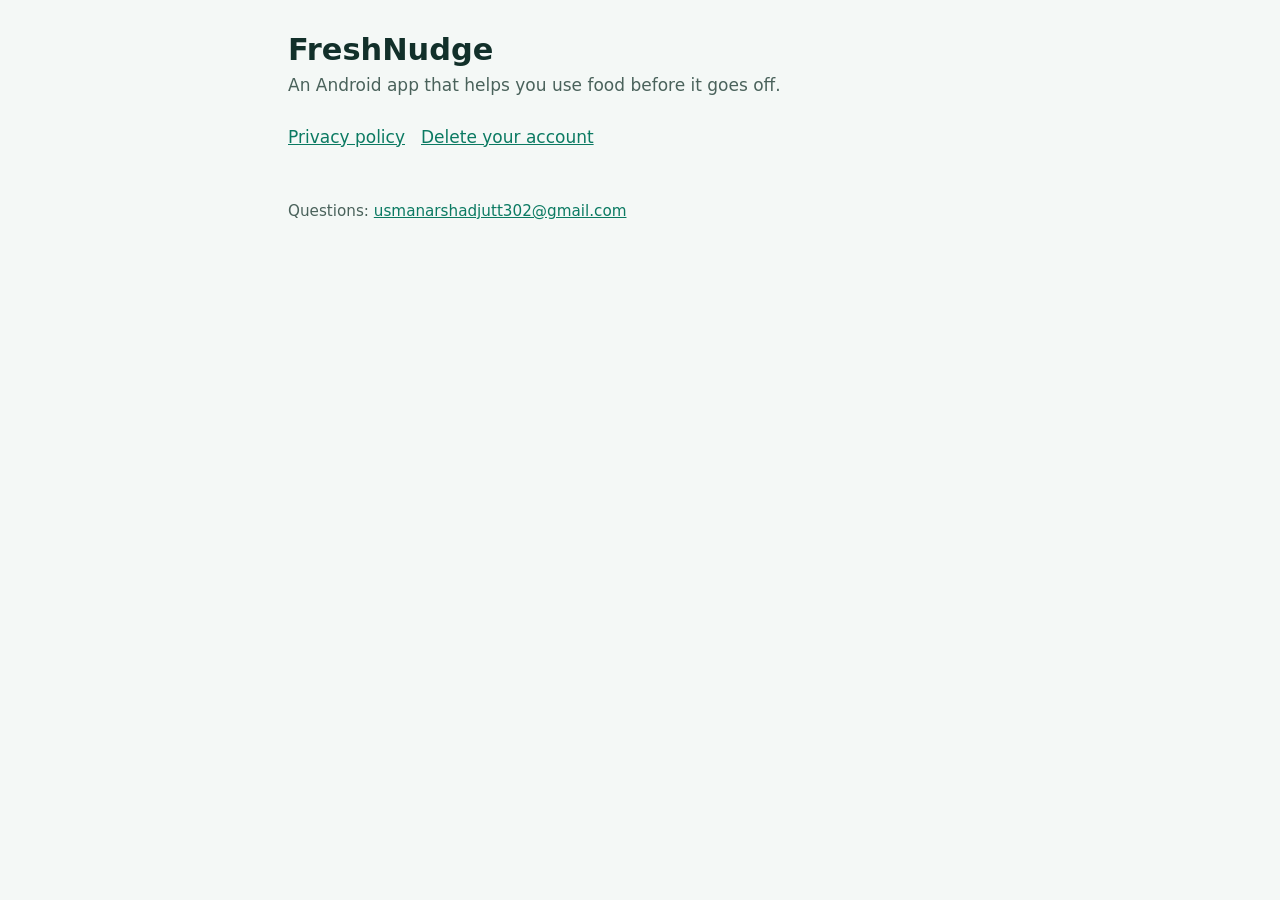
<file: index.html>
<!doctype html>
<html lang="en"><head><meta charset="utf-8"><meta name="viewport" content="width=device-width,initial-scale=1">
<title>FreshNudge: privacy and account deletion</title>
<meta name="description" content="Privacy policy and account deletion for the FreshNudge app.">
<link rel="stylesheet" href="style.css"></head>
<body><main>
<h1>FreshNudge</h1>
<p class="meta">An Android app that helps you use food before it goes off.</p>
<nav><a href="privacy.html">Privacy policy</a><a href="delete-account.html">Delete your account</a></nav>
<footer>Questions: <a href="mailto:usmanarshadjutt302@gmail.com">usmanarshadjutt302@gmail.com</a></footer>
</main></body></html>
</file>
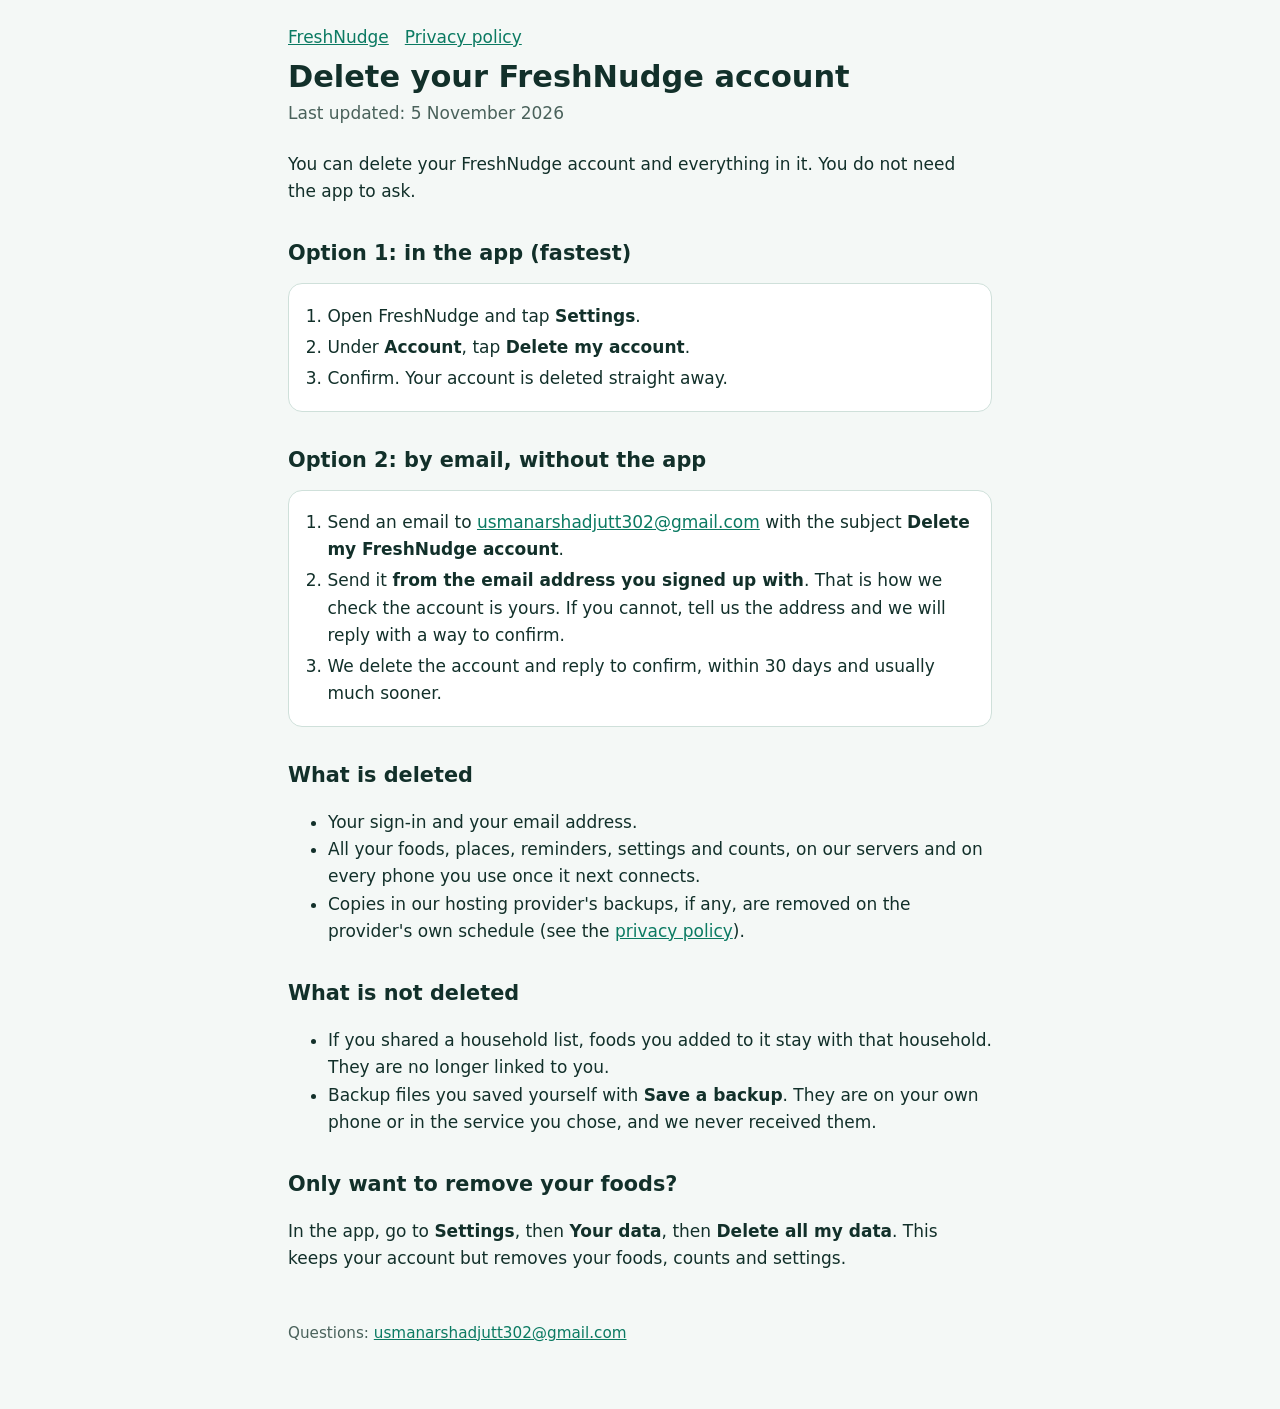
<file: delete-account.html>
<!doctype html>
<html lang="en"><head><meta charset="utf-8"><meta name="viewport" content="width=device-width,initial-scale=1">
<title>Delete your FreshNudge account</title>
<meta name="description" content="How to delete your FreshNudge account and data, in the app or by email.">
<link rel="stylesheet" href="style.css"></head>
<body><main>
<nav><a href="index.html">FreshNudge</a><a href="privacy.html">Privacy policy</a></nav>
<h1>Delete your FreshNudge account</h1>
<p class="meta">Last updated: 5 November 2026</p>
<p>You can delete your FreshNudge account and everything in it. You do not need the app to ask.</p>

<h2>Option 1: in the app (fastest)</h2>
<div class="step"><ol>
<li>Open FreshNudge and tap <strong>Settings</strong>.</li>
<li>Under <strong>Account</strong>, tap <strong>Delete my account</strong>.</li>
<li>Confirm. Your account is deleted straight away.</li>
</ol></div>

<h2>Option 2: by email, without the app</h2>
<div class="step"><ol>
<li>Send an email to <a href="mailto:usmanarshadjutt302@gmail.com?subject=Delete%20my%20FreshNudge%20account">usmanarshadjutt302@gmail.com</a> with the subject <strong>Delete my FreshNudge account</strong>.</li>
<li>Send it <strong>from the email address you signed up with</strong>. That is how we check the account is yours. If you cannot, tell us the address and we will reply with a way to confirm.</li>
<li>We delete the account and reply to confirm, within 30 days and usually much sooner.</li>
</ol></div>

<h2>What is deleted</h2>
<ul>
<li>Your sign-in and your email address.</li>
<li>All your foods, places, reminders, settings and counts, on our servers and on every phone you use once it next connects.</li>
<li>Copies in our hosting provider's backups, if any, are removed on the provider's own schedule (see the <a href="privacy.html">privacy policy</a>).</li>
</ul>

<h2>What is not deleted</h2>
<ul>
<li>If you shared a household list, foods you added to it stay with that household. They are no longer linked to you.</li>
<li>Backup files you saved yourself with <strong>Save a backup</strong>. They are on your own phone or in the service you chose, and we never received them.</li>
</ul>

<h2>Only want to remove your foods?</h2>
<p>In the app, go to <strong>Settings</strong>, then <strong>Your data</strong>, then <strong>Delete all my data</strong>. This keeps your account but removes your foods, counts and settings.</p>

<footer>Questions: <a href="mailto:usmanarshadjutt302@gmail.com">usmanarshadjutt302@gmail.com</a></footer>
</main></body></html>
</file>
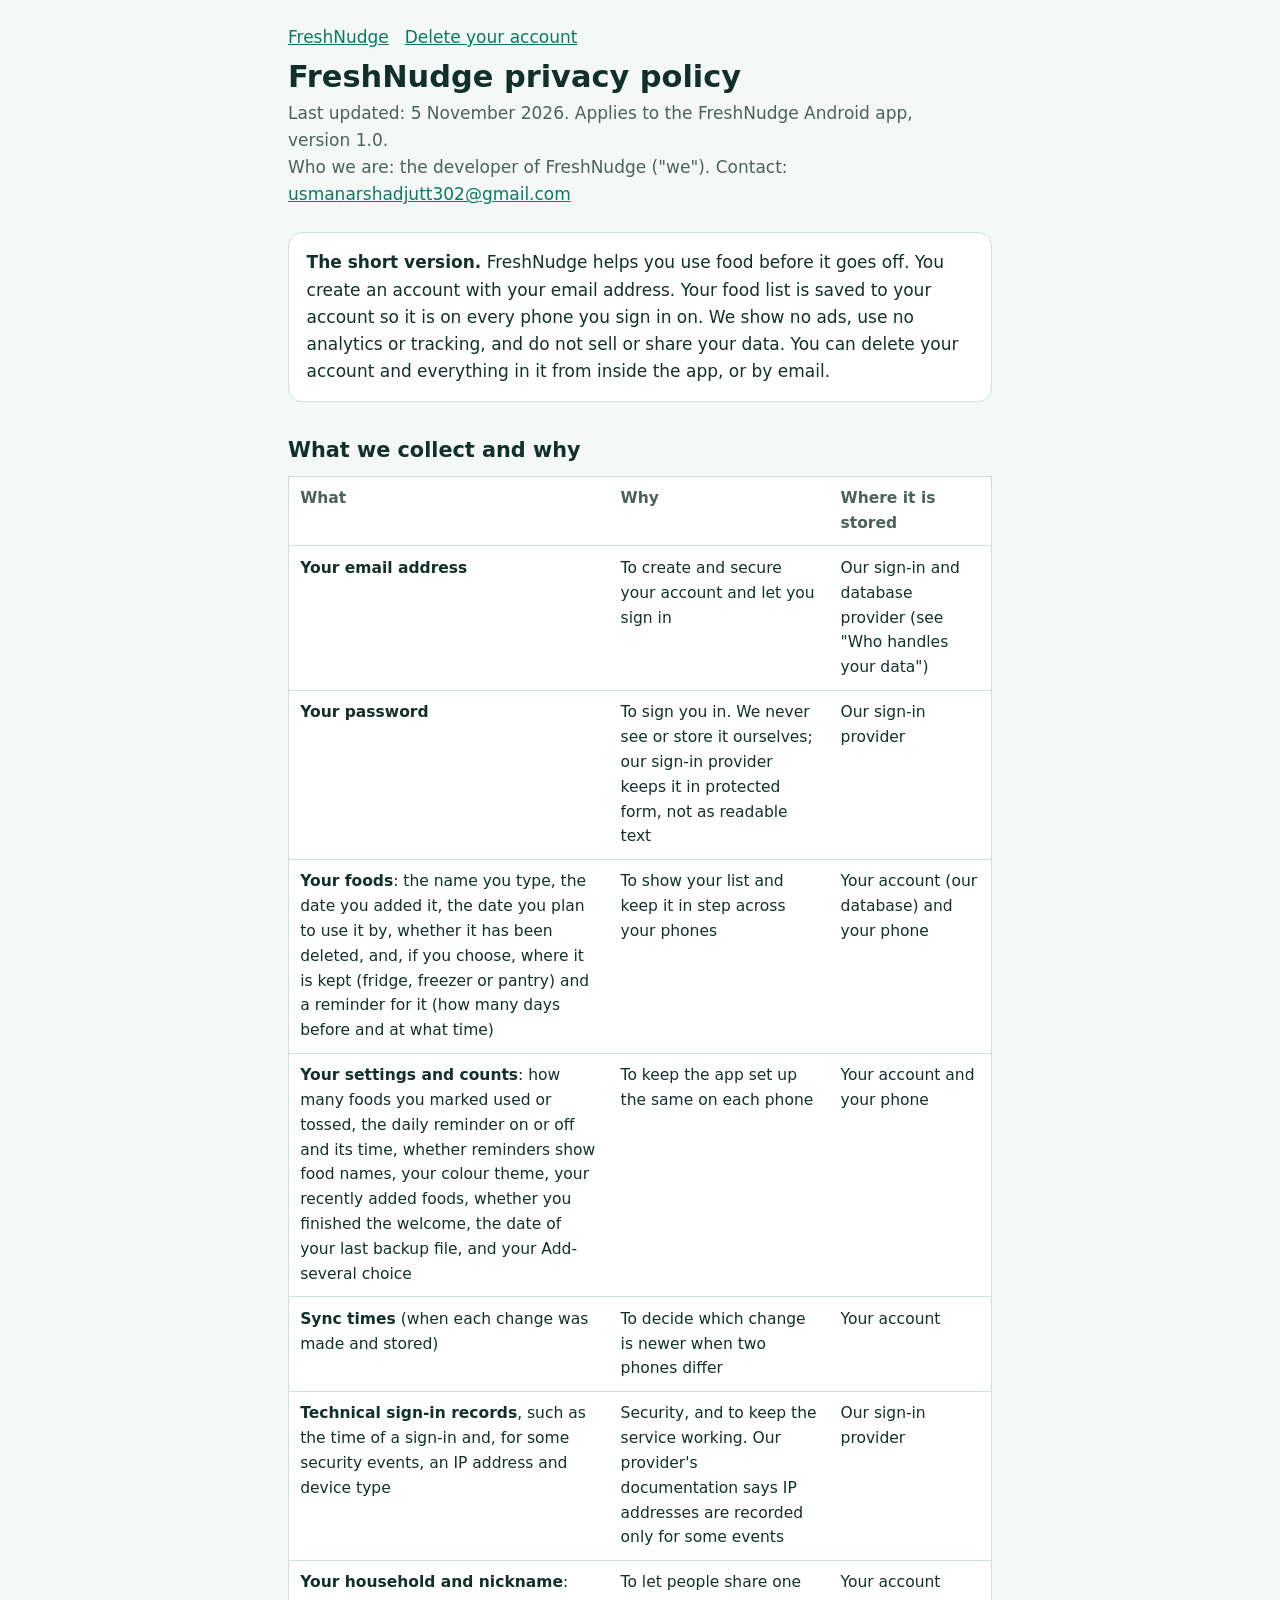
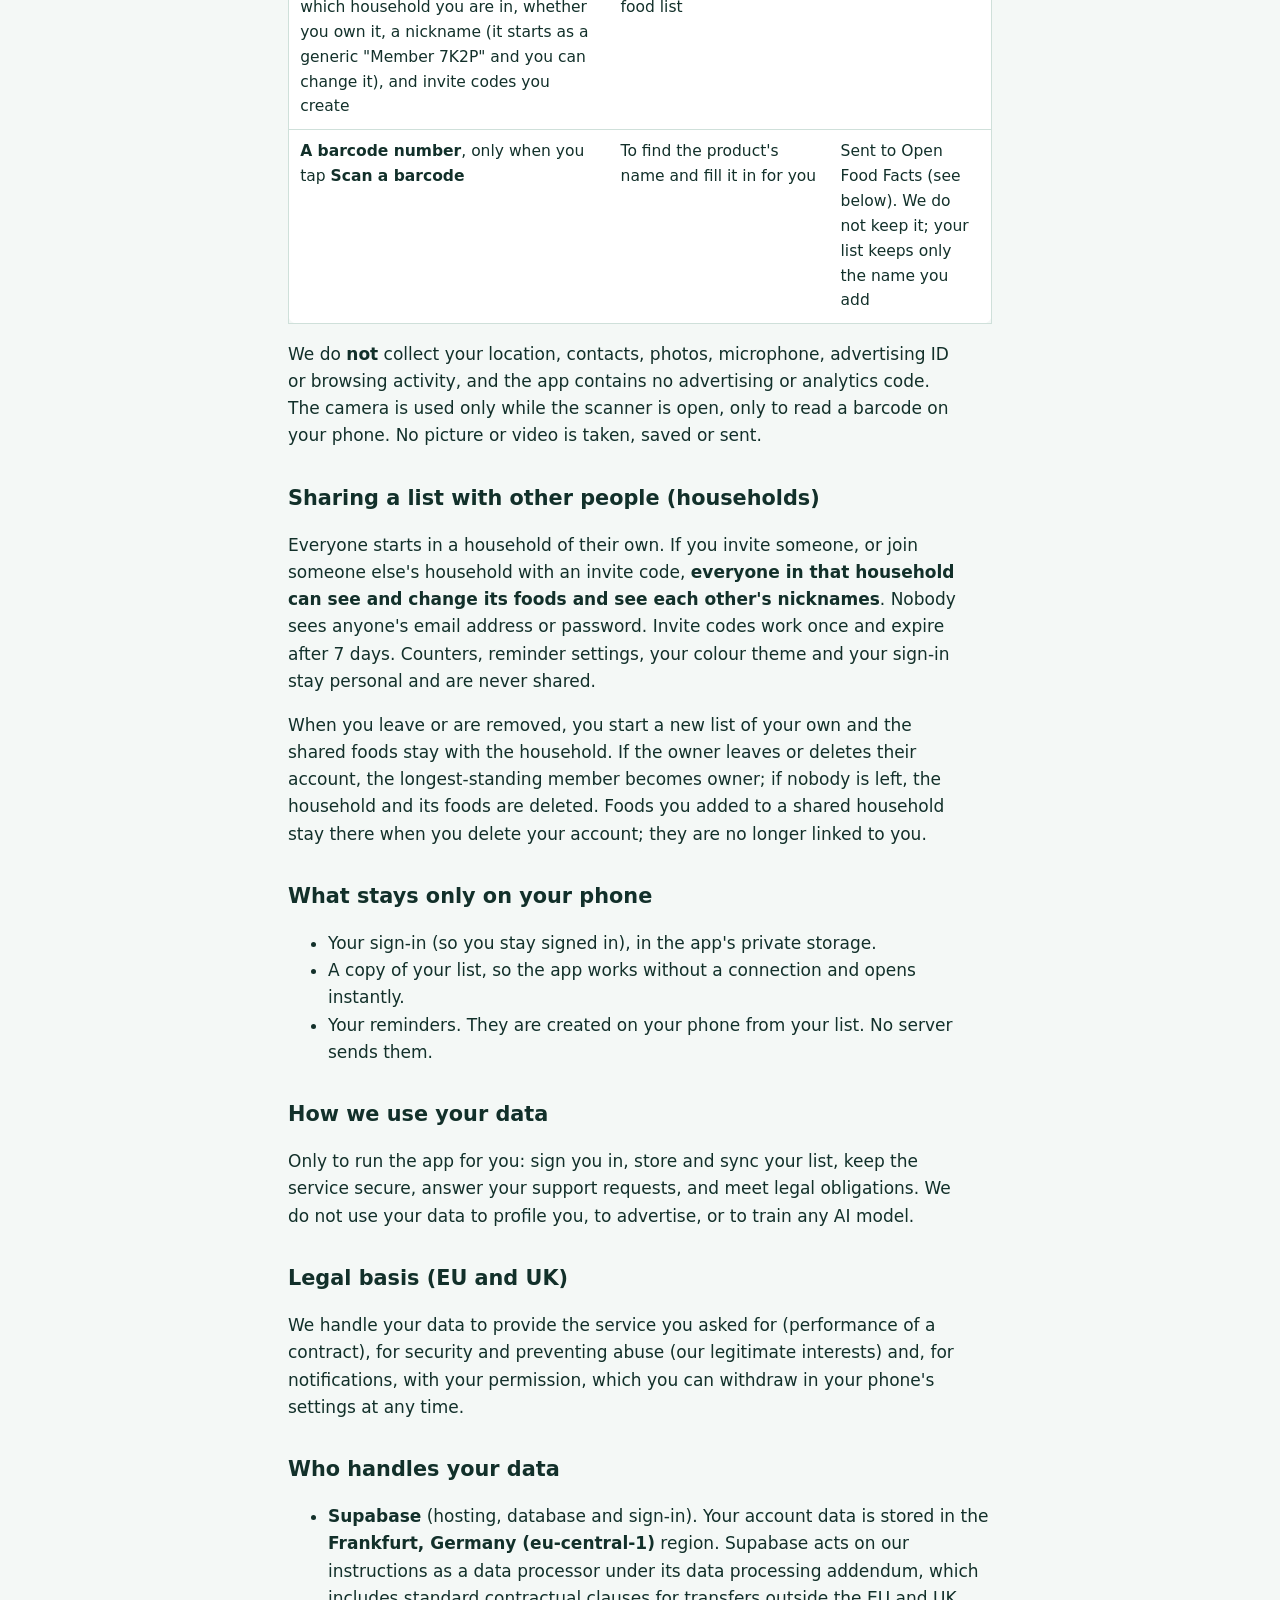
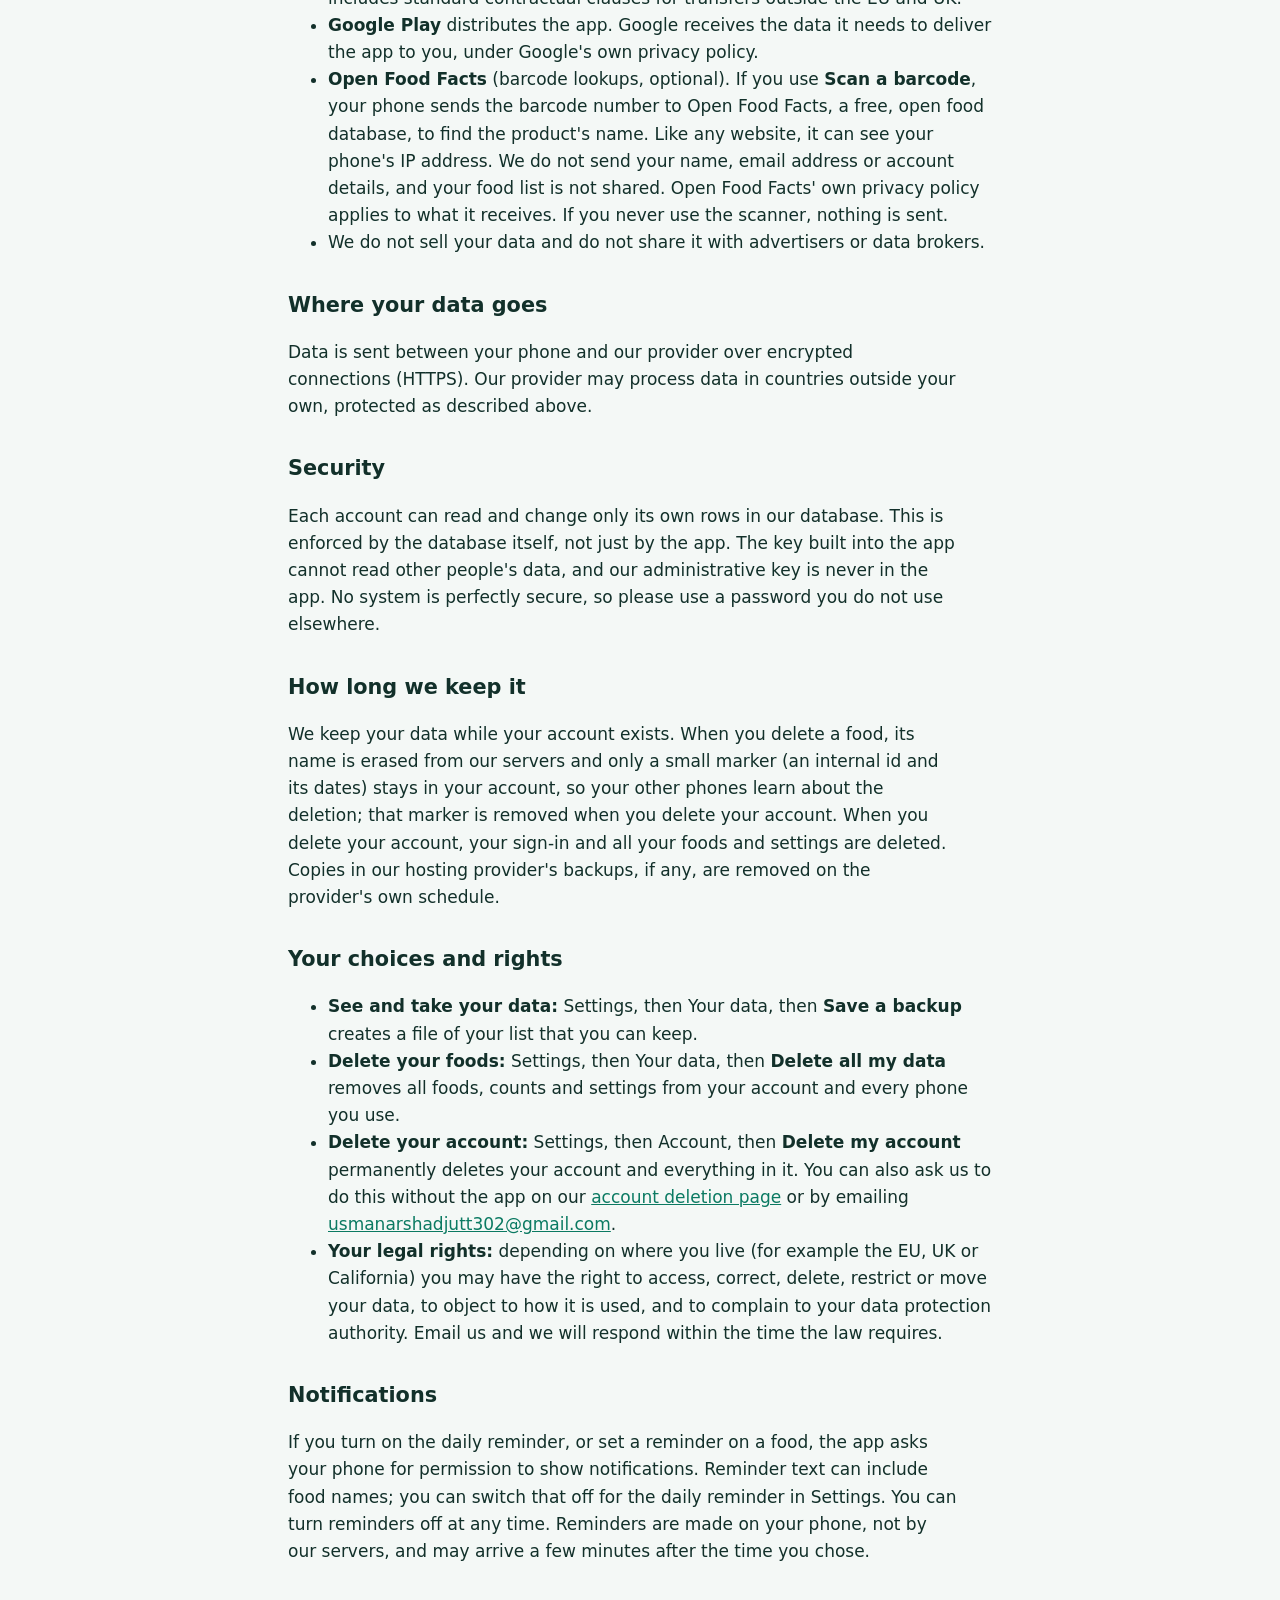
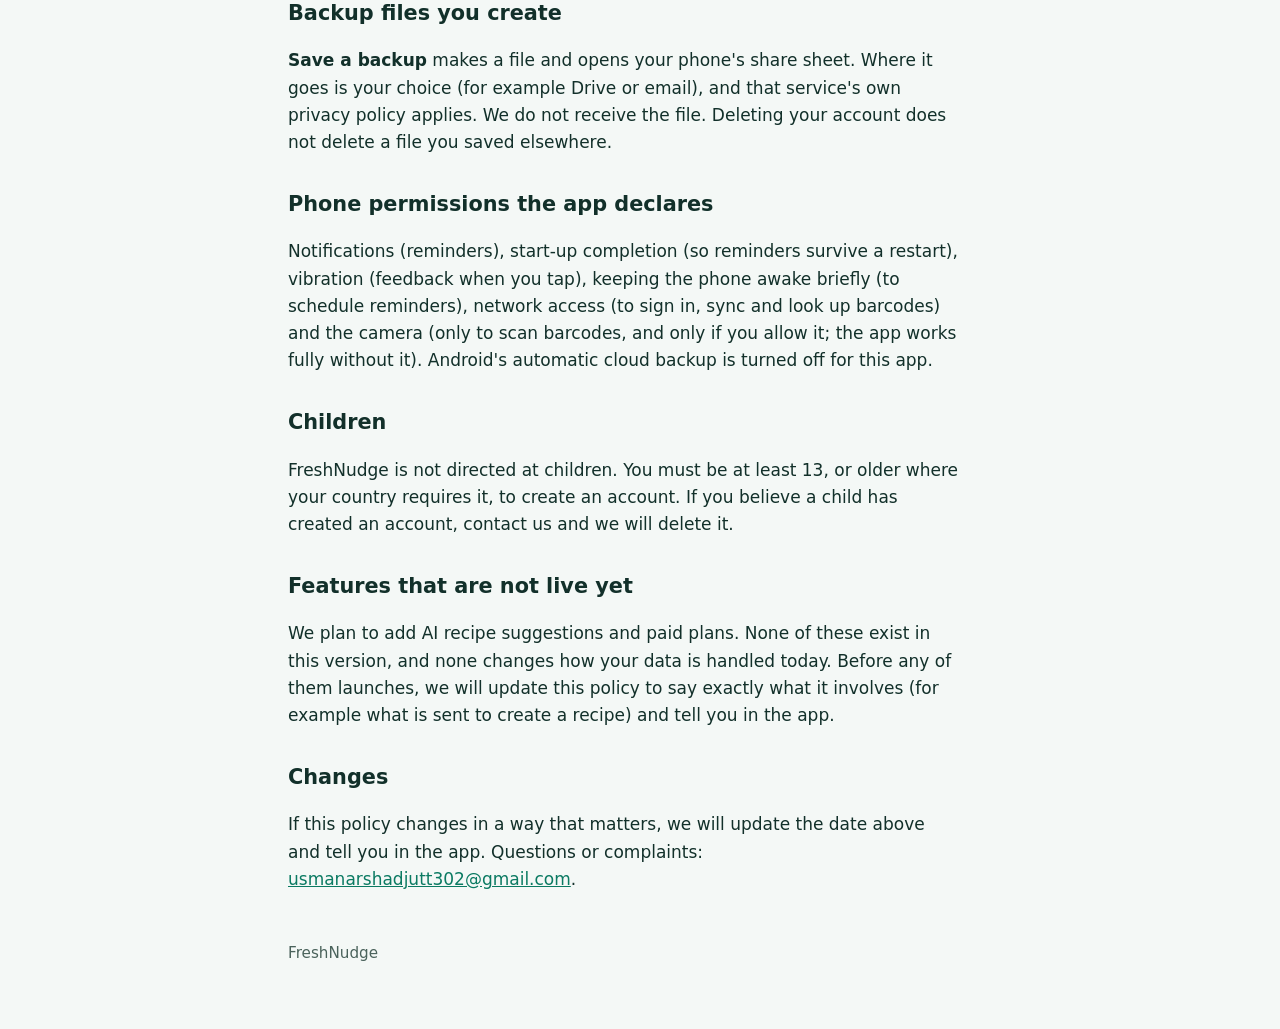
<file: privacy.html>
<!doctype html>
<html lang="en"><head><meta charset="utf-8"><meta name="viewport" content="width=device-width,initial-scale=1">
<title>FreshNudge privacy policy</title>
<meta name="description" content="What the FreshNudge app collects, why, who handles it, and how to delete it.">
<link rel="stylesheet" href="style.css"></head>
<body><main>
<nav><a href="index.html">FreshNudge</a><a href="delete-account.html">Delete your account</a></nav>
<h1>FreshNudge privacy policy</h1>
<p class="meta">Last updated: 5 November 2026. Applies to the FreshNudge Android app, version 1.0.<br>
Who we are: the developer of FreshNudge ("we"). Contact: <a href="mailto:usmanarshadjutt302@gmail.com">usmanarshadjutt302@gmail.com</a></p>

<div class="short"><strong>The short version.</strong> FreshNudge helps you use food before it goes off. You create an account with your email address. Your food list is saved to your account so it is on every phone you sign in on. We show no ads, use no analytics or tracking, and do not sell or share your data. You can delete your account and everything in it from inside the app, or by email.</div>

<h2>What we collect and why</h2>
<div class="table"><table>
<tr><th>What</th><th>Why</th><th>Where it is stored</th></tr>
<tr><td><strong>Your email address</strong></td><td>To create and secure your account and let you sign in</td><td>Our sign-in and database provider (see "Who handles your data")</td></tr>
<tr><td><strong>Your password</strong></td><td>To sign you in. We never see or store it ourselves; our sign-in provider keeps it in protected form, not as readable text</td><td>Our sign-in provider</td></tr>
<tr><td><strong>Your foods</strong>: the name you type, the date you added it, the date you plan to use it by, whether it has been deleted, and, if you choose, where it is kept (fridge, freezer or pantry) and a reminder for it (how many days before and at what time)</td><td>To show your list and keep it in step across your phones</td><td>Your account (our database) and your phone</td></tr>
<tr><td><strong>Your settings and counts</strong>: how many foods you marked used or tossed, the daily reminder on or off and its time, whether reminders show food names, your colour theme, your recently added foods, whether you finished the welcome, the date of your last backup file, and your Add-several choice</td><td>To keep the app set up the same on each phone</td><td>Your account and your phone</td></tr>
<tr><td><strong>Sync times</strong> (when each change was made and stored)</td><td>To decide which change is newer when two phones differ</td><td>Your account</td></tr>
<tr><td><strong>Technical sign-in records</strong>, such as the time of a sign-in and, for some security events, an IP address and device type</td><td>Security, and to keep the service working. Our provider's documentation says IP addresses are recorded only for some events</td><td>Our sign-in provider</td></tr>
<tr><td><strong>Your household and nickname</strong>: which household you are in, whether you own it, a nickname (it starts as a generic "Member 7K2P" and you can change it), and invite codes you create</td><td>To let people share one food list</td><td>Your account</td></tr>
<tr><td><strong>A barcode number</strong>, only when you tap <strong>Scan a barcode</strong></td><td>To find the product's name and fill it in for you</td><td>Sent to Open Food Facts (see below). We do not keep it; your list keeps only the name you add</td></tr>
</table></div>
<p>We do <strong>not</strong> collect your location, contacts, photos, microphone, advertising ID or browsing activity, and the app contains no advertising or analytics code. The camera is used only while the scanner is open, only to read a barcode on your phone. No picture or video is taken, saved or sent.</p>

<h2>Sharing a list with other people (households)</h2>
<p>Everyone starts in a household of their own. If you invite someone, or join someone else's household with an invite code, <strong>everyone in that household can see and change its foods and see each other's nicknames</strong>. Nobody sees anyone's email address or password. Invite codes work once and expire after 7 days. Counters, reminder settings, your colour theme and your sign-in stay personal and are never shared.</p>
<p>When you leave or are removed, you start a new list of your own and the shared foods stay with the household. If the owner leaves or deletes their account, the longest-standing member becomes owner; if nobody is left, the household and its foods are deleted. Foods you added to a shared household stay there when you delete your account; they are no longer linked to you.</p>

<h2>What stays only on your phone</h2>
<ul>
<li>Your sign-in (so you stay signed in), in the app's private storage.</li>
<li>A copy of your list, so the app works without a connection and opens instantly.</li>
<li>Your reminders. They are created on your phone from your list. No server sends them.</li>
</ul>

<h2>How we use your data</h2>
<p>Only to run the app for you: sign you in, store and sync your list, keep the service secure, answer your support requests, and meet legal obligations. We do not use your data to profile you, to advertise, or to train any AI model.</p>

<h2>Legal basis (EU and UK)</h2>
<p>We handle your data to provide the service you asked for (performance of a contract), for security and preventing abuse (our legitimate interests) and, for notifications, with your permission, which you can withdraw in your phone's settings at any time.</p>

<h2>Who handles your data</h2>
<ul>
<li><strong>Supabase</strong> (hosting, database and sign-in). Your account data is stored in the <strong>Frankfurt, Germany (eu-central-1)</strong> region. Supabase acts on our instructions as a data processor under its data processing addendum, which includes standard contractual clauses for transfers outside the EU and UK.</li>
<li><strong>Google Play</strong> distributes the app. Google receives the data it needs to deliver the app to you, under Google's own privacy policy.</li>
<li><strong>Open Food Facts</strong> (barcode lookups, optional). If you use <strong>Scan a barcode</strong>, your phone sends the barcode number to Open Food Facts, a free, open food database, to find the product's name. Like any website, it can see your phone's IP address. We do not send your name, email address or account details, and your food list is not shared. Open Food Facts' own privacy policy applies to what it receives. If you never use the scanner, nothing is sent.</li>
<li>We do not sell your data and do not share it with advertisers or data brokers.</li>
</ul>

<h2>Where your data goes</h2>
<p>Data is sent between your phone and our provider over encrypted connections (HTTPS). Our provider may process data in countries outside your own, protected as described above.</p>

<h2>Security</h2>
<p>Each account can read and change only its own rows in our database. This is enforced by the database itself, not just by the app. The key built into the app cannot read other people's data, and our administrative key is never in the app. No system is perfectly secure, so please use a password you do not use elsewhere.</p>

<h2>How long we keep it</h2>
<p>We keep your data while your account exists. When you delete a food, its name is erased from our servers and only a small marker (an internal id and its dates) stays in your account, so your other phones learn about the deletion; that marker is removed when you delete your account. When you delete your account, your sign-in and all your foods and settings are deleted. Copies in our hosting provider's backups, if any, are removed on the provider's own schedule.</p>

<h2>Your choices and rights</h2>
<ul>
<li><strong>See and take your data:</strong> Settings, then Your data, then <strong>Save a backup</strong> creates a file of your list that you can keep.</li>
<li><strong>Delete your foods:</strong> Settings, then Your data, then <strong>Delete all my data</strong> removes all foods, counts and settings from your account and every phone you use.</li>
<li><strong>Delete your account:</strong> Settings, then Account, then <strong>Delete my account</strong> permanently deletes your account and everything in it. You can also ask us to do this without the app on our <a href="delete-account.html">account deletion page</a> or by emailing <a href="mailto:usmanarshadjutt302@gmail.com">usmanarshadjutt302@gmail.com</a>.</li>
<li><strong>Your legal rights:</strong> depending on where you live (for example the EU, UK or California) you may have the right to access, correct, delete, restrict or move your data, to object to how it is used, and to complain to your data protection authority. Email us and we will respond within the time the law requires.</li>
</ul>

<h2>Notifications</h2>
<p>If you turn on the daily reminder, or set a reminder on a food, the app asks your phone for permission to show notifications. Reminder text can include food names; you can switch that off for the daily reminder in Settings. You can turn reminders off at any time. Reminders are made on your phone, not by our servers, and may arrive a few minutes after the time you chose.</p>

<h2>Backup files you create</h2>
<p><strong>Save a backup</strong> makes a file and opens your phone's share sheet. Where it goes is your choice (for example Drive or email), and that service's own privacy policy applies. We do not receive the file. Deleting your account does not delete a file you saved elsewhere.</p>

<h2>Phone permissions the app declares</h2>
<p>Notifications (reminders), start-up completion (so reminders survive a restart), vibration (feedback when you tap), keeping the phone awake briefly (to schedule reminders), network access (to sign in, sync and look up barcodes) and the camera (only to scan barcodes, and only if you allow it; the app works fully without it). Android's automatic cloud backup is turned off for this app.</p>

<h2>Children</h2>
<p>FreshNudge is not directed at children. You must be at least 13, or older where your country requires it, to create an account. If you believe a child has created an account, contact us and we will delete it.</p>

<h2>Features that are not live yet</h2>
<p>We plan to add AI recipe suggestions and paid plans. None of these exist in this version, and none changes how your data is handled today. Before any of them launches, we will update this policy to say exactly what it involves (for example what is sent to create a recipe) and tell you in the app.</p>

<h2>Changes</h2>
<p>If this policy changes in a way that matters, we will update the date above and tell you in the app. Questions or complaints: <a href="mailto:usmanarshadjutt302@gmail.com">usmanarshadjutt302@gmail.com</a>.</p>

<footer>FreshNudge</footer>
</main></body></html>
</file>
<file: style.css>
:root{--bg:#f4f8f6;--card:#fff;--ink:#12302a;--muted:#4a625b;--accent:#0b7a62;--border:#cfe0da}
@media (prefers-color-scheme:dark){:root{--bg:#0f1c19;--card:#16282a;--ink:#e6f2ee;--muted:#a9c2ba;--accent:#5fd0b0;--border:#2a4440}}
*{box-sizing:border-box}
body{margin:0;background:var(--bg);color:var(--ink);font:17px/1.6 system-ui,-apple-system,"Segoe UI",Roboto,sans-serif}
main{max-width:46rem;margin:0 auto;padding:1.5rem 1rem 4rem}
h1{font-size:1.9rem;line-height:1.2;margin:.5rem 0 .25rem}
h2{font-size:1.3rem;margin:2rem 0 .5rem}
p,li{max-width:42rem}
a{color:var(--accent)}
.meta{color:var(--muted);margin:0 0 1.5rem}
.short{background:var(--card);border:1px solid var(--border);border-radius:14px;padding:1rem 1.1rem;margin:1rem 0}
.table{overflow-x:auto}
table{border-collapse:collapse;width:100%;background:var(--card);border:1px solid var(--border);border-radius:10px}
th,td{text-align:left;vertical-align:top;padding:.6rem .7rem;border-bottom:1px solid var(--border);font-size:.97rem}
th{color:var(--muted);font-weight:600}
nav a{margin-right:1rem}
footer{margin-top:3rem;color:var(--muted);font-size:.95rem}
.step{background:var(--card);border:1px solid var(--border);border-radius:14px;padding:.9rem 1.1rem;margin:.8rem 0}
.step ol{margin:0;padding-left:1.3rem}
.step li{margin:.25rem 0}
</file>
